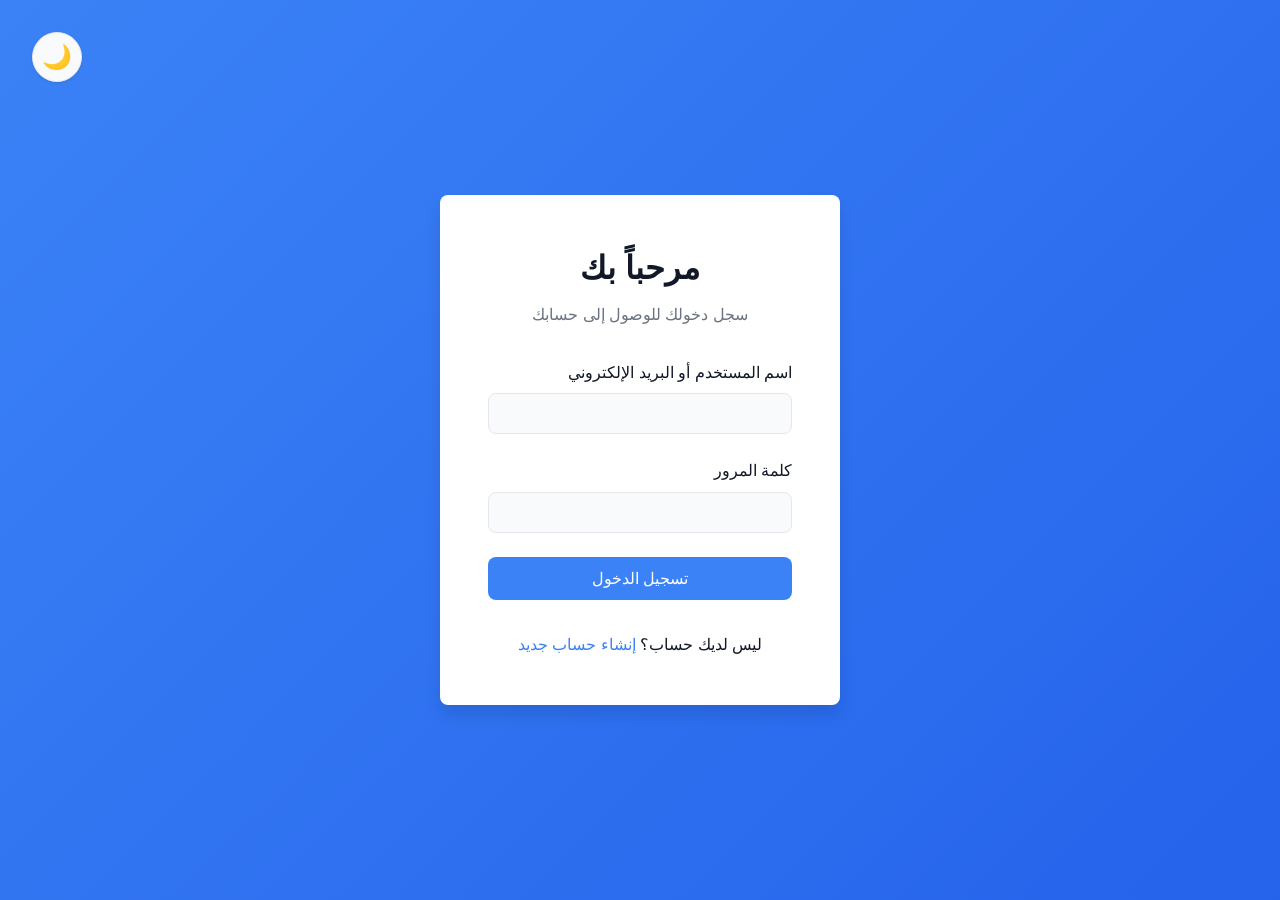
<file: index.html>
<!DOCTYPE html>
<html lang="ar" dir="rtl">
<head>
    <meta charset="UTF-8">
    <meta name="viewport" content="width=device-width, initial-scale=1.0">
    <title>نظام إدارة المهام - تسجيل الدخول</title>
    <link rel="stylesheet" href="css/styles.css">
</head>
<body>
    <div class="auth-container">
        <div class="theme-toggle">
            <button id="themeToggle" class="theme-btn">
                <span class="theme-icon">🌙</span>
            </button>
        </div>
        
        <div class="auth-card">
            <div class="auth-header">
                <h1>مرحباً بك</h1>
                <p>سجل دخولك للوصول إلى حسابك</p>
            </div>
            
            <form id="loginForm" class="auth-form">
                <div class="form-group">
                    <label for="username">اسم المستخدم أو البريد الإلكتروني</label>
                    <input type="text" id="username" name="username" required>
                </div>
                
                <div class="form-group">
                    <label for="password">كلمة المرور</label>
                    <input type="password" id="password" name="password" required>
                </div>
                
                <button type="submit" class="auth-btn">تسجيل الدخول</button>
            </form>
            
            <div class="auth-footer">
                <p>ليس لديك حساب؟ <a href="register.html">إنشاء حساب جديد</a></p>
            </div>
            
            <div id="message" class="message hidden"></div>
        </div>
    </div>
    
    <script src="js/auth.js"></script>
    <script src="js/theme.js"></script>
</body>
</html>
</file>
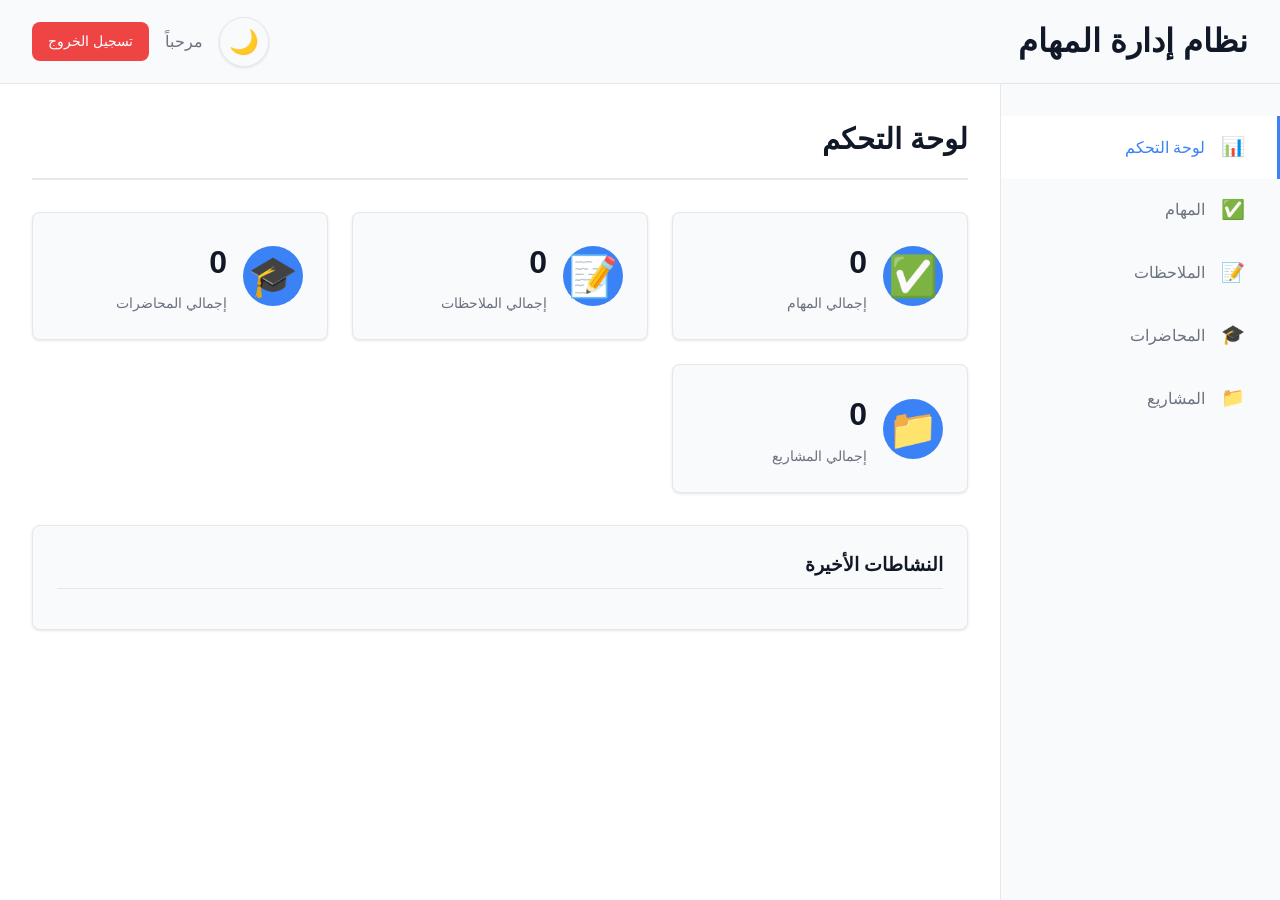
<file: dashboard.html>
<!DOCTYPE html>
<html lang="ar" dir="rtl">
<head>
    <meta charset="UTF-8">
    <meta name="viewport" content="width=device-width, initial-scale=1.0">
    <title>نظام إدارة المهام - لوحة التحكم</title>
    <link rel="stylesheet" href="css/styles.css">
</head>
<body>
    <div class="dashboard-container">
        <header class="dashboard-header">
            <div class="header-content">
                <h1>نظام إدارة المهام</h1>
                <div class="header-actions">
                    <button id="themeToggle" class="theme-btn">
                        <span class="theme-icon">🌙</span>
                    </button>
                    <span id="welcomeText" class="welcome-text">مرحباً</span>
                    <a href="auth/logout.php" class="logout-btn">تسجيل الخروج</a>
                </div>
            </div>
        </header>
        
        <nav class="sidebar">
            <ul class="nav-menu">
                <li><a href="#dashboard" class="nav-link active" data-section="dashboard">
                    <span class="nav-icon">📊</span>
                    <span class="nav-text">لوحة التحكم</span>
                </a></li>
                <li><a href="#todos" class="nav-link" data-section="todos">
                    <span class="nav-icon">✅</span>
                    <span class="nav-text">المهام</span>
                </a></li>
                <li><a href="#notes" class="nav-link" data-section="notes">
                    <span class="nav-icon">📝</span>
                    <span class="nav-text">الملاحظات</span>
                </a></li>
                <li><a href="#lectures" class="nav-link" data-section="lectures">
                    <span class="nav-icon">🎓</span>
                    <span class="nav-text">المحاضرات</span>
                </a></li>
                <li><a href="#projects" class="nav-link" data-section="projects">
                    <span class="nav-icon">📁</span>
                    <span class="nav-text">المشاريع</span>
                </a></li>
            </ul>
        </nav>
        
        <main class="main-content">
            <!-- لوحة التحكم الرئيسية -->
            <section id="dashboard-section" class="content-section active">
                <div class="section-header">
                    <h2>لوحة التحكم</h2>
                </div>
                <div class="dashboard-stats">
                    <div class="stat-card">
                        <div class="stat-icon">✅</div>
                        <div class="stat-info">
                            <h3 id="totalTodos">0</h3>
                            <p>إجمالي المهام</p>
                        </div>
                    </div>
                    <div class="stat-card">
                        <div class="stat-icon">📝</div>
                        <div class="stat-info">
                            <h3 id="totalNotes">0</h3>
                            <p>إجمالي الملاحظات</p>
                        </div>
                    </div>
                    <div class="stat-card">
                        <div class="stat-icon">🎓</div>
                        <div class="stat-info">
                            <h3 id="totalLectures">0</h3>
                            <p>إجمالي المحاضرات</p>
                        </div>
                    </div>
                    <div class="stat-card">
                        <div class="stat-icon">📁</div>
                        <div class="stat-info">
                            <h3 id="totalProjects">0</h3>
                            <p>إجمالي المشاريع</p>
                        </div>
                    </div>
                </div>
                <div class="recent-activities">
                    <h3>النشاطات الأخيرة</h3>
                    <div id="recentActivities" class="activities-list">
                        <!-- سيتم ملؤها بـ JavaScript -->
                    </div>
                </div>
            </section>
            
            <!-- قسم المهام -->
            <section id="todos-section" class="content-section">
                <div class="section-header">
                    <h2>إدارة المهام</h2>
                    <button class="add-btn" data-type="todo">
                        <span class="btn-icon">➕</span>
                        <span class="btn-text">إضافة مهمة جديدة</span>
                    </button>
                </div>
                <div class="filter-tabs">
                    <button class="filter-tab active" data-filter="all">الكل</button>
                    <button class="filter-tab" data-filter="pending">في الانتظار</button>
                    <button class="filter-tab" data-filter="completed">مكتملة</button>
                </div>
                <div id="todos-list" class="items-grid"></div>
            </section>
            
            <!-- قسم الملاحظات -->
            <section id="notes-section" class="content-section">
                <div class="section-header">
                    <h2>إدارة الملاحظات</h2>
                    <button class="add-btn" data-type="note">
                        <span class="btn-icon">➕</span>
                        <span class="btn-text">إضافة ملاحظة جديدة</span>
                    </button>
                </div>
                <div class="search-box">
                    <input type="text" id="notesSearch" placeholder="البحث في الملاحظات...">
                    <span class="search-icon">🔍</span>
                </div>
                <div id="notes-list" class="items-grid"></div>
            </section>
            
            <!-- قسم المحاضرات -->
            <section id="lectures-section" class="content-section">
                <div class="section-header">
                    <h2>إدارة المحاضرات</h2>
                    <button class="add-btn" data-type="lecture">
                        <span class="btn-icon">➕</span>
                        <span class="btn-text">إضافة محاضرة جديدة</span>
                    </button>
                </div>
                <div class="calendar-view">
                    <div class="calendar-header">
                        <button id="prevMonth" class="calendar-nav">‹</button>
                        <h3 id="currentMonth"></h3>
                        <button id="nextMonth" class="calendar-nav">›</button>
                    </div>
                    <div id="calendar" class="calendar-grid"></div>
                </div>
                <div id="lectures-list" class="items-grid"></div>
            </section>
            
            <!-- قسم المشاريع -->
            <section id="projects-section" class="content-section">
                <div class="section-header">
                    <h2>إدارة المشاريع</h2>
                    <button class="add-btn" data-type="project">
                        <span class="btn-icon">➕</span>
                        <span class="btn-text">إضافة مشروع جديد</span>
                    </button>
                </div>
                <div class="project-board">
                    <div class="project-column">
                        <h3 class="column-title">في الانتظار</h3>
                        <div id="pending-projects" class="project-list"></div>
                    </div>
                    <div class="project-column">
                        <h3 class="column-title">قيد التنفيذ</h3>
                        <div id="progress-projects" class="project-list"></div>
                    </div>
                    <div class="project-column">
                        <h3 class="column-title">مكتملة</h3>
                        <div id="completed-projects" class="project-list"></div>
                    </div>
                </div>
            </section>
        </main>
    </div>
    
    <!-- نافذة منبثقة لإضافة/تعديل العناصر -->
    <div id="modal" class="modal hidden">
        <div class="modal-content">
            <div class="modal-header">
                <h3 id="modal-title">إضافة عنصر جديد</h3>
                <button class="close-btn" onclick="closeModal()">&times;</button>
            </div>
            <form id="modal-form" class="modal-form">
                <div id="form-fields"></div>
                <div class="modal-actions">
                    <button type="submit" class="save-btn">
                        <span class="btn-icon">💾</span>
                        <span class="btn-text">حفظ</span>
                    </button>
                    <button type="button" class="cancel-btn" onclick="closeModal()">
                        <span class="btn-icon">❌</span>
                        <span class="btn-text">إلغاء</span>
                    </button>
                </div>
            </form>
        </div>
    </div>
    
    <div id="message" class="message hidden"></div>
    
    <script src="js/dashboard.js"></script>
    <script src="js/theme.js"></script>
</body>
</html>
</file>
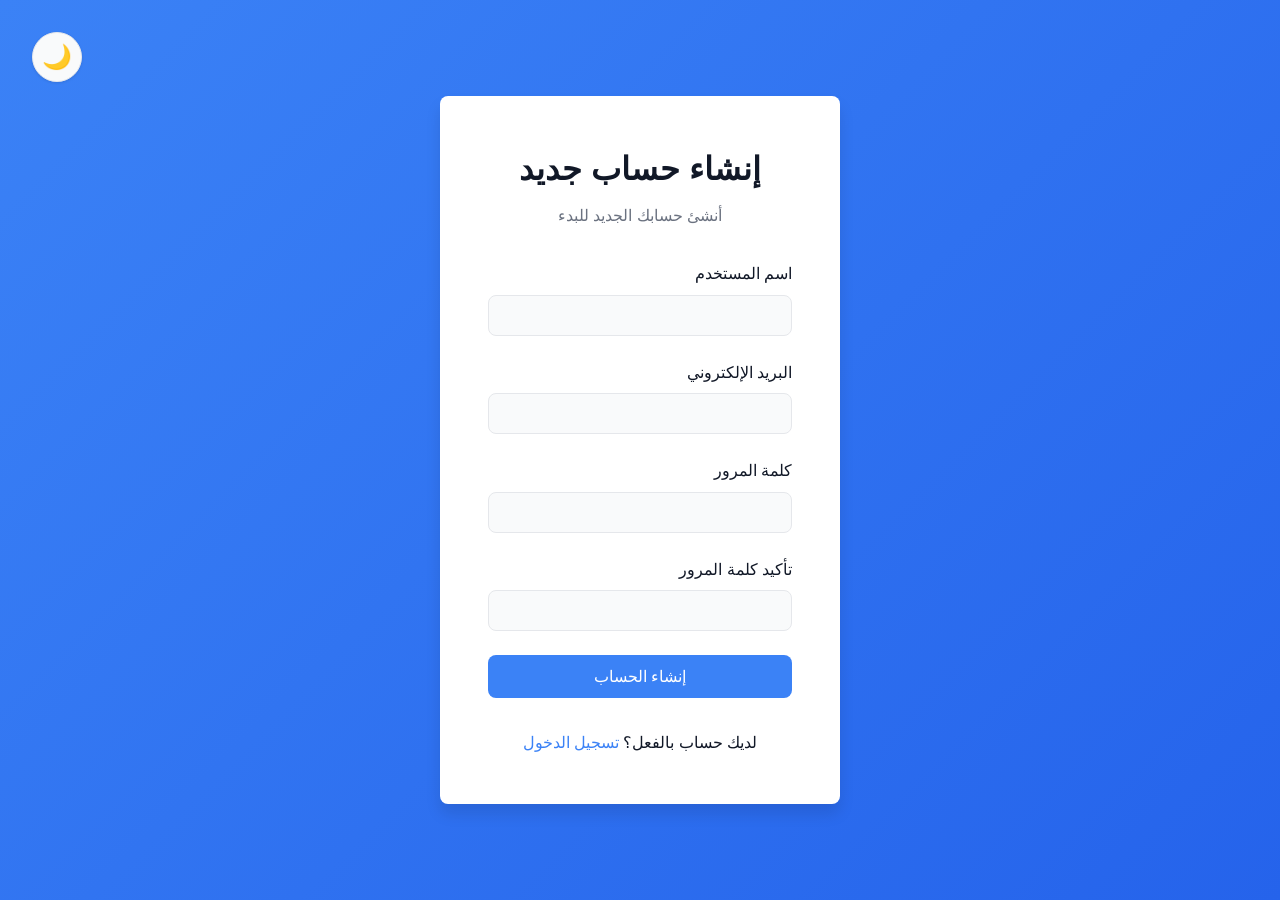
<file: register.html>
<!DOCTYPE html>
<html lang="ar" dir="rtl">
<head>
    <meta charset="UTF-8">
    <meta name="viewport" content="width=device-width, initial-scale=1.0">
    <title>نظام إدارة المهام - إنشاء حساب</title>
    <link rel="stylesheet" href="css/styles.css">
</head>
<body>
    <div class="auth-container">
        <div class="theme-toggle">
            <button id="themeToggle" class="theme-btn">
                <span class="theme-icon">🌙</span>
            </button>
        </div>
        
        <div class="auth-card">
            <div class="auth-header">
                <h1>إنشاء حساب جديد</h1>
                <p>أنشئ حسابك الجديد للبدء</p>
            </div>
            
            <form id="registerForm" class="auth-form">
                <div class="form-group">
                    <label for="username">اسم المستخدم</label>
                    <input type="text" id="username" name="username" required minlength="3">
                </div>
                
                <div class="form-group">
                    <label for="email">البريد الإلكتروني</label>
                    <input type="email" id="email" name="email" required>
                </div>
                
                <div class="form-group">
                    <label for="password">كلمة المرور</label>
                    <input type="password" id="password" name="password" required minlength="6">
                </div>
                
                <div class="form-group">
                    <label for="confirm_password">تأكيد كلمة المرور</label>
                    <input type="password" id="confirm_password" name="confirm_password" required minlength="6">
                </div>
                
                <button type="submit" class="auth-btn">إنشاء الحساب</button>
            </form>
            
            <div class="auth-footer">
                <p>لديك حساب بالفعل؟ <a href="index.html">تسجيل الدخول</a></p>
            </div>
            
            <div id="message" class="message hidden"></div>
        </div>
    </div>
    
    <script src="js/auth.js"></script>
    <script src="js/theme.js"></script>
</body>
</html>
</file>
<file: css/styles.css>
:root {
  --primary-color: #3B82F6;
  --primary-hover: #2563EB;
  --secondary-color: #6B7280;
  --success-color: #10B981;
  --warning-color: #F59E0B;
  --error-color: #EF4444;
  --background-color: #FFFFFF;
  --surface-color: #F9FAFB;
  --text-primary: #111827;
  --text-secondary: #6B7280;
  --border-color: #E5E7EB;
  --shadow: 0 1px 3px rgba(0, 0, 0, 0.1);
  --shadow-lg: 0 10px 15px rgba(0, 0, 0, 0.1);
  --border-radius: 8px;
  --transition: all 0.3s ease;
}

[data-theme="dark"] {
  --primary-color: #60A5FA;
  --primary-hover: #3B82F6;
  --secondary-color: #9CA3AF;
  --success-color: #34D399;
  --warning-color: #FBBF24;
  --error-color: #F87171;
  --background-color: #111827;
  --surface-color: #1F2937;
  --text-primary: #F9FAFB;
  --text-secondary: #D1D5DB;
  --border-color: #374151;
  --shadow: 0 1px 3px rgba(0, 0, 0, 0.3);
  --shadow-lg: 0 10px 15px rgba(0, 0, 0, 0.3);
}

* {
  margin: 0;
  padding: 0;
  box-sizing: border-box;
}

body {
  font-family: 'Tahoma', 'Arial', sans-serif;
  background-color: var(--background-color);
  color: var(--text-primary);
  line-height: 1.6;
  transition: var(--transition);
}

/* تسجيل الدخول والتسجيل */
.auth-container {
  min-height: 100vh;
  display: flex;
  align-items: center;
  justify-content: center;
  background: linear-gradient(135deg, var(--primary-color), var(--primary-hover));
  padding: 2rem;
  position: relative;
}

.theme-toggle {
  position: absolute;
  top: 2rem;
  left: 2rem;
}

.theme-btn {
  background: var(--surface-color);
  border: 1px solid var(--border-color);
  border-radius: 50%;
  width: 50px;
  height: 50px;
  display: flex;
  align-items: center;
  justify-content: center;
  cursor: pointer;
  transition: var(--transition);
  box-shadow: var(--shadow);
}

.theme-btn:hover {
  transform: scale(1.1);
  box-shadow: var(--shadow-lg);
}

.theme-icon {
  font-size: 1.5rem;
}

.auth-card {
  background: var(--background-color);
  padding: 3rem;
  border-radius: var(--border-radius);
  box-shadow: var(--shadow-lg);
  width: 100%;
  max-width: 400px;
}

.auth-header {
  text-align: center;
  margin-bottom: 2rem;
}

.auth-header h1 {
  color: var(--text-primary);
  margin-bottom: 0.5rem;
  font-size: 2rem;
}

.auth-header p {
  color: var(--text-secondary);
}

.auth-form {
  margin-bottom: 2rem;
}

.form-group {
  margin-bottom: 1.5rem;
}

.form-group label {
  display: block;
  margin-bottom: 0.5rem;
  color: var(--text-primary);
  font-weight: 500;
}

.form-group input,
.form-group textarea,
.form-group select {
  width: 100%;
  padding: 0.75rem;
  border: 1px solid var(--border-color);
  border-radius: var(--border-radius);
  background-color: var(--surface-color);
  color: var(--text-primary);
  transition: var(--transition);
}

.form-group input:focus,
.form-group textarea:focus,
.form-group select:focus {
  outline: none;
  border-color: var(--primary-color);
  box-shadow: 0 0 0 3px rgba(59, 130, 246, 0.1);
}

.auth-btn {
  width: 100%;
  background: var(--primary-color);
  color: white;
  border: none;
  padding: 0.75rem;
  border-radius: var(--border-radius);
  font-size: 1rem;
  cursor: pointer;
  transition: var(--transition);
}

.auth-btn:hover {
  background: var(--primary-hover);
  transform: translateY(-2px);
}

.auth-footer {
  text-align: center;
}

.auth-footer a {
  color: var(--primary-color);
  text-decoration: none;
  font-weight: 500;
}

.auth-footer a:hover {
  text-decoration: underline;
}

/* لوحة التحكم */
.dashboard-container {
  display: grid;
  grid-template-areas: 
    "header header"
    "sidebar main";
  grid-template-rows: auto 1fr;
  grid-template-columns: 280px 1fr;
  min-height: 100vh;
}

.dashboard-header {
  grid-area: header;
  background: var(--surface-color);
  border-bottom: 1px solid var(--border-color);
  padding: 1rem 2rem;
  box-shadow: var(--shadow);
}

.header-content {
  display: flex;
  justify-content: space-between;
  align-items: center;
}

.header-actions {
  display: flex;
  align-items: center;
  gap: 1rem;
}

.welcome-text {
  color: var(--text-secondary);
  font-weight: 500;
}

.logout-btn {
  background: var(--error-color);
  color: white;
  padding: 0.5rem 1rem;
  border-radius: var(--border-radius);
  text-decoration: none;
  transition: var(--transition);
  font-size: 0.9rem;
}

.logout-btn:hover {
  background: #DC2626;
  transform: translateY(-2px);
}

.sidebar {
  grid-area: sidebar;
  background: var(--surface-color);
  border-left: 1px solid var(--border-color);
  padding: 2rem 0;
  box-shadow: var(--shadow);
}

.nav-menu {
  list-style: none;
}

.nav-link {
  display: flex;
  align-items: center;
  padding: 1rem 2rem;
  color: var(--text-secondary);
  text-decoration: none;
  transition: var(--transition);
  border-right: 3px solid transparent;
  gap: 1rem;
}

.nav-link:hover,
.nav-link.active {
  background: var(--background-color);
  color: var(--primary-color);
  border-right-color: var(--primary-color);
}

.nav-icon {
  font-size: 1.2rem;
  width: 24px;
  text-align: center;
}

.nav-text {
  font-weight: 500;
}

.main-content {
  grid-area: main;
  padding: 2rem;
  overflow-y: auto;
  background: var(--background-color);
}

.content-section {
  display: none;
}

.content-section.active {
  display: block;
}

.section-header {
  display: flex;
  justify-content: space-between;
  align-items: center;
  margin-bottom: 2rem;
  padding-bottom: 1rem;
  border-bottom: 2px solid var(--border-color);
}

.section-header h2 {
  color: var(--text-primary);
  font-size: 1.8rem;
}

.add-btn {
  background: var(--success-color);
  color: white;
  border: none;
  padding: 0.75rem 1.5rem;
  border-radius: var(--border-radius);
  cursor: pointer;
  transition: var(--transition);
  display: flex;
  align-items: center;
  gap: 0.5rem;
  font-weight: 500;
}

.add-btn:hover {
  background: #059669;
  transform: translateY(-2px);
  box-shadow: var(--shadow-lg);
}

.btn-icon {
  font-size: 1rem;
}

.btn-text {
  font-size: 0.9rem;
}

/* إحصائيات لوحة التحكم */
.dashboard-stats {
  display: grid;
  grid-template-columns: repeat(auto-fit, minmax(250px, 1fr));
  gap: 1.5rem;
  margin-bottom: 2rem;
}

.stat-card {
  background: var(--surface-color);
  border: 1px solid var(--border-color);
  border-radius: var(--border-radius);
  padding: 1.5rem;
  display: flex;
  align-items: center;
  gap: 1rem;
  box-shadow: var(--shadow);
  transition: var(--transition);
}

.stat-card:hover {
  transform: translateY(-2px);
  box-shadow: var(--shadow-lg);
}

.stat-icon {
  font-size: 2.5rem;
  width: 60px;
  height: 60px;
  display: flex;
  align-items: center;
  justify-content: center;
  background: var(--primary-color);
  color: white;
  border-radius: 50%;
}

.stat-info h3 {
  font-size: 2rem;
  color: var(--text-primary);
  margin-bottom: 0.25rem;
}

.stat-info p {
  color: var(--text-secondary);
  font-size: 0.9rem;
}

/* النشاطات الأخيرة */
.recent-activities {
  background: var(--surface-color);
  border: 1px solid var(--border-color);
  border-radius: var(--border-radius);
  padding: 1.5rem;
  box-shadow: var(--shadow);
}

.recent-activities h3 {
  color: var(--text-primary);
  margin-bottom: 1rem;
  padding-bottom: 0.5rem;
  border-bottom: 1px solid var(--border-color);
}

.activities-list {
  max-height: 300px;
  overflow-y: auto;
}

.activity-item {
  display: flex;
  align-items: center;
  gap: 1rem;
  padding: 0.75rem 0;
  border-bottom: 1px solid var(--border-color);
}

.activity-item:last-child {
  border-bottom: none;
}

.activity-icon {
  font-size: 1.2rem;
  width: 32px;
  height: 32px;
  display: flex;
  align-items: center;
  justify-content: center;
  background: var(--primary-color);
  color: white;
  border-radius: 50%;
  font-size: 0.8rem;
}

.activity-text {
  flex: 1;
  color: var(--text-primary);
  font-size: 0.9rem;
}

.activity-time {
  color: var(--text-secondary);
  font-size: 0.8rem;
}

/* تبويبات التصفية */
.filter-tabs {
  display: flex;
  gap: 0.5rem;
  margin-bottom: 1.5rem;
}

.filter-tab {
  background: var(--surface-color);
  border: 1px solid var(--border-color);
  color: var(--text-secondary);
  padding: 0.5rem 1rem;
  border-radius: var(--border-radius);
  cursor: pointer;
  transition: var(--transition);
  font-size: 0.9rem;
}

.filter-tab:hover,
.filter-tab.active {
  background: var(--primary-color);
  color: white;
  border-color: var(--primary-color);
}

/* مربع البحث */
.search-box {
  position: relative;
  margin-bottom: 1.5rem;
}

.search-box input {
  width: 100%;
  padding: 0.75rem 2.5rem 0.75rem 1rem;
  border: 1px solid var(--border-color);
  border-radius: var(--border-radius);
  background-color: var(--surface-color);
  color: var(--text-primary);
  transition: var(--transition);
}

.search-box input:focus {
  outline: none;
  border-color: var(--primary-color);
  box-shadow: 0 0 0 3px rgba(59, 130, 246, 0.1);
}

.search-icon {
  position: absolute;
  right: 1rem;
  top: 50%;
  transform: translateY(-50%);
  color: var(--text-secondary);
}

/* التقويم */
.calendar-view {
  background: var(--surface-color);
  border: 1px solid var(--border-color);
  border-radius: var(--border-radius);
  padding: 1.5rem;
  margin-bottom: 2rem;
  box-shadow: var(--shadow);
}

.calendar-header {
  display: flex;
  justify-content: space-between;
  align-items: center;
  margin-bottom: 1rem;
}

.calendar-nav {
  background: var(--primary-color);
  color: white;
  border: none;
  width: 40px;
  height: 40px;
  border-radius: 50%;
  cursor: pointer;
  transition: var(--transition);
  font-size: 1.2rem;
}

.calendar-nav:hover {
  background: var(--primary-hover);
  transform: scale(1.1);
}

.calendar-grid {
  display: grid;
  grid-template-columns: repeat(7, 1fr);
  gap: 1px;
  background: var(--border-color);
  border-radius: var(--border-radius);
  overflow: hidden;
}

.calendar-day {
  background: var(--background-color);
  padding: 0.75rem;
  text-align: center;
  cursor: pointer;
  transition: var(--transition);
  min-height: 60px;
  display: flex;
  align-items: center;
  justify-content: center;
  position: relative;
}

.calendar-day:hover {
  background: var(--surface-color);
}

.calendar-day.has-lecture {
  background: rgba(59, 130, 246, 0.1);
  color: var(--primary-color);
  font-weight: bold;
}

.calendar-day.today {
  background: var(--primary-color);
  color: white;
}

/* لوحة المشاريع */
.project-board {
  display: grid;
  grid-template-columns: repeat(auto-fit, minmax(300px, 1fr));
  gap: 1.5rem;
}

.project-column {
  background: var(--surface-color);
  border: 1px solid var(--border-color);
  border-radius: var(--border-radius);
  padding: 1.5rem;
  box-shadow: var(--shadow);
}

.column-title {
  color: var(--text-primary);
  margin-bottom: 1rem;
  padding-bottom: 0.5rem;
  border-bottom: 2px solid var(--border-color);
  text-align: center;
}

.project-list {
  min-height: 200px;
}

/* بطاقات العناصر */
.items-grid {
  display: grid;
  grid-template-columns: repeat(auto-fill, minmax(320px, 1fr));
  gap: 1.5rem;
}

.item-card {
  background: var(--surface-color);
  border: 1px solid var(--border-color);
  border-radius: var(--border-radius);
  padding: 1.5rem;
  box-shadow: var(--shadow);
  transition: var(--transition);
  position: relative;
}

.item-card:hover {
  transform: translateY(-2px);
  box-shadow: var(--shadow-lg);
}

.item-header {
  display: flex;
  justify-content: space-between;
  align-items: flex-start;
  margin-bottom: 1rem;
}

.item-title {
  font-size: 1.25rem;
  font-weight: 600;
  color: var(--text-primary);
  margin-bottom: 0.5rem;
  line-height: 1.4;
}

.item-actions {
  display: flex;
  gap: 0.5rem;
}

.action-btn {
  background: none;
  border: none;
  padding: 0.5rem;
  border-radius: var(--border-radius);
  cursor: pointer;
  transition: var(--transition);
  font-size: 1.1rem;
}

.edit-btn {
  color: var(--warning-color);
}

.edit-btn:hover {
  background: rgba(245, 158, 11, 0.1);
}

.delete-btn {
  color: var(--error-color);
}

.delete-btn:hover {
  background: rgba(239, 68, 68, 0.1);
}

.toggle-btn {
  color: var(--success-color);
}

.toggle-btn:hover {
  background: rgba(16, 185, 129, 0.1);
}

.item-description {
  color: var(--text-secondary);
  margin-bottom: 1rem;
  line-height: 1.5;
}

.item-date {
  color: var(--text-secondary);
  font-size: 0.9rem;
  margin-bottom: 0.5rem;
}

.item-status {
  display: inline-block;
  padding: 0.25rem 0.75rem;
  border-radius: 9999px;
  font-size: 0.875rem;
  font-weight: 500;
}

.status-completed {
  background: rgba(16, 185, 129, 0.1);
  color: var(--success-color);
}

.status-pending {
  background: rgba(245, 158, 11, 0.1);
  color: var(--warning-color);
}

.status-in-progress {
  background: rgba(59, 130, 246, 0.1);
  color: var(--primary-color);
}

/* النافذة المنبثقة */
.modal {
  position: fixed;
  top: 0;
  left: 0;
  width: 100%;
  height: 100%;
  background: rgba(0, 0, 0, 0.5);
  display: flex;
  align-items: center;
  justify-content: center;
  z-index: 1000;
  backdrop-filter: blur(4px);
}

.modal.hidden {
  display: none;
}

.modal-content {
  background: var(--background-color);
  border-radius: var(--border-radius);
  box-shadow: var(--shadow-lg);
  width: 90%;
  max-width: 500px;
  max-height: 90vh;
  overflow-y: auto;
}

.modal-header {
  display: flex;
  justify-content: space-between;
  align-items: center;
  padding: 1.5rem;
  border-bottom: 1px solid var(--border-color);
}

.modal-header h3 {
  margin: 0;
  color: var(--text-primary);
}

.close-btn {
  background: none;
  border: none;
  font-size: 1.5rem;
  cursor: pointer;
  color: var(--text-secondary);
  padding: 0.25rem;
  border-radius: var(--border-radius);
  transition: var(--transition);
}

.close-btn:hover {
  color: var(--text-primary);
  background: var(--surface-color);
}

.modal-form {
  padding: 1.5rem;
}

.modal-actions {
  display: flex;
  gap: 1rem;
  justify-content: flex-end;
  margin-top: 2rem;
}

.save-btn {
  background: var(--primary-color);
  color: white;
  border: none;
  padding: 0.75rem 1.5rem;
  border-radius: var(--border-radius);
  cursor: pointer;
  transition: var(--transition);
  display: flex;
  align-items: center;
  gap: 0.5rem;
}

.save-btn:hover {
  background: var(--primary-hover);
  transform: translateY(-1px);
}

.cancel-btn {
  background: var(--secondary-color);
  color: white;
  border: none;
  padding: 0.75rem 1.5rem;
  border-radius: var(--border-radius);
  cursor: pointer;
  transition: var(--transition);
  display: flex;
  align-items: center;
  gap: 0.5rem;
}

.cancel-btn:hover {
  background: #4B5563;
  transform: translateY(-1px);
}

/* الرسائل */
.message {
  position: fixed;
  top: 2rem;
  right: 2rem;
  padding: 1rem 1.5rem;
  border-radius: var(--border-radius);
  box-shadow: var(--shadow-lg);
  z-index: 1001;
  max-width: 400px;
  display: flex;
  align-items: center;
  gap: 0.5rem;
}

.message.hidden {
  display: none;
}

.message.success {
  background: var(--success-color);
  color: white;
}

.message.error {
  background: var(--error-color);
  color: white;
}

.message.warning {
  background: var(--warning-color);
  color: white;
}

/* التصميم المتجاوب */
@media (max-width: 1024px) {
  .dashboard-container {
    grid-template-columns: 250px 1fr;
  }
  
  .items-grid {
    grid-template-columns: repeat(auto-fill, minmax(280px, 1fr));
  }
}

@media (max-width: 768px) {
  .dashboard-container {
    grid-template-areas: 
      "header"
      "main";
    grid-template-columns: 1fr;
  }
  
  .sidebar {
    display: none;
  }
  
  .header-content {
    flex-direction: column;
    gap: 1rem;
  }
  
  .items-grid {
    grid-template-columns: 1fr;
  }
  
  .dashboard-stats {
    grid-template-columns: repeat(auto-fit, minmax(200px, 1fr));
  }
  
  .project-board {
    grid-template-columns: 1fr;
  }
  
  .auth-container {
    padding: 1rem;
  }
  
  .auth-card {
    padding: 2rem;
  }
  
  .main-content {
    padding: 1rem;
  }
}

@media (max-width: 480px) {
  .theme-toggle {
    top: 1rem;
    left: 1rem;
  }
  
  .theme-btn {
    width: 40px;
    height: 40px;
  }
  
  .section-header {
    flex-direction: column;
    gap: 1rem;
    align-items: stretch;
  }
  
  .filter-tabs {
    flex-wrap: wrap;
  }
  
  .modal-content {
    width: 95%;
  }
  
  .modal-actions {
    flex-direction: column;
  }
}

/* تأثيرات الانتقال */
.fade-in {
  animation: fadeIn 0.3s ease-in;
}

@keyframes fadeIn {
  from { 
    opacity: 0; 
    transform: translateY(10px); 
  }
  to { 
    opacity: 1; 
    transform: translateY(0); 
  }
}

.slide-in {
  animation: slideIn 0.3s ease-out;
}

@keyframes slideIn {
  from { 
    transform: translateX(-100%); 
  }
  to { 
    transform: translateX(0); 
  }
}

/* تحسينات إضافية */
.loading {
  opacity: 0.6;
  pointer-events: none;
}

.spinner {
  border: 2px solid var(--border-color);
  border-top: 2px solid var(--primary-color);
  border-radius: 50%;
  width: 20px;
  height: 20px;
  animation: spin 1s linear infinite;
  display: inline-block;
  margin-left: 0.5rem;
}

@keyframes spin {
  0% { transform: rotate(0deg); }
  100% { transform: rotate(360deg); }
}

/* تحسينات إضافية للتفاعل */
.item-card.completed {
  opacity: 0.7;
}

.item-card.completed .item-title {
  text-decoration: line-through;
}

.priority-high {
  border-left: 4px solid var(--error-color);
}

.priority-medium {
  border-left: 4px solid var(--warning-color);
}

.priority-low {
  border-left: 4px solid var(--success-color);
}

/* تحسينات للتمرير */
::-webkit-scrollbar {
  width: 8px;
}

::-webkit-scrollbar-track {
  background: var(--surface-color);
}

::-webkit-scrollbar-thumb {
  background: var(--border-color);
  border-radius: 4px;
}

::-webkit-scrollbar-thumb:hover {
  background: var(--text-secondary);
}
</file>
